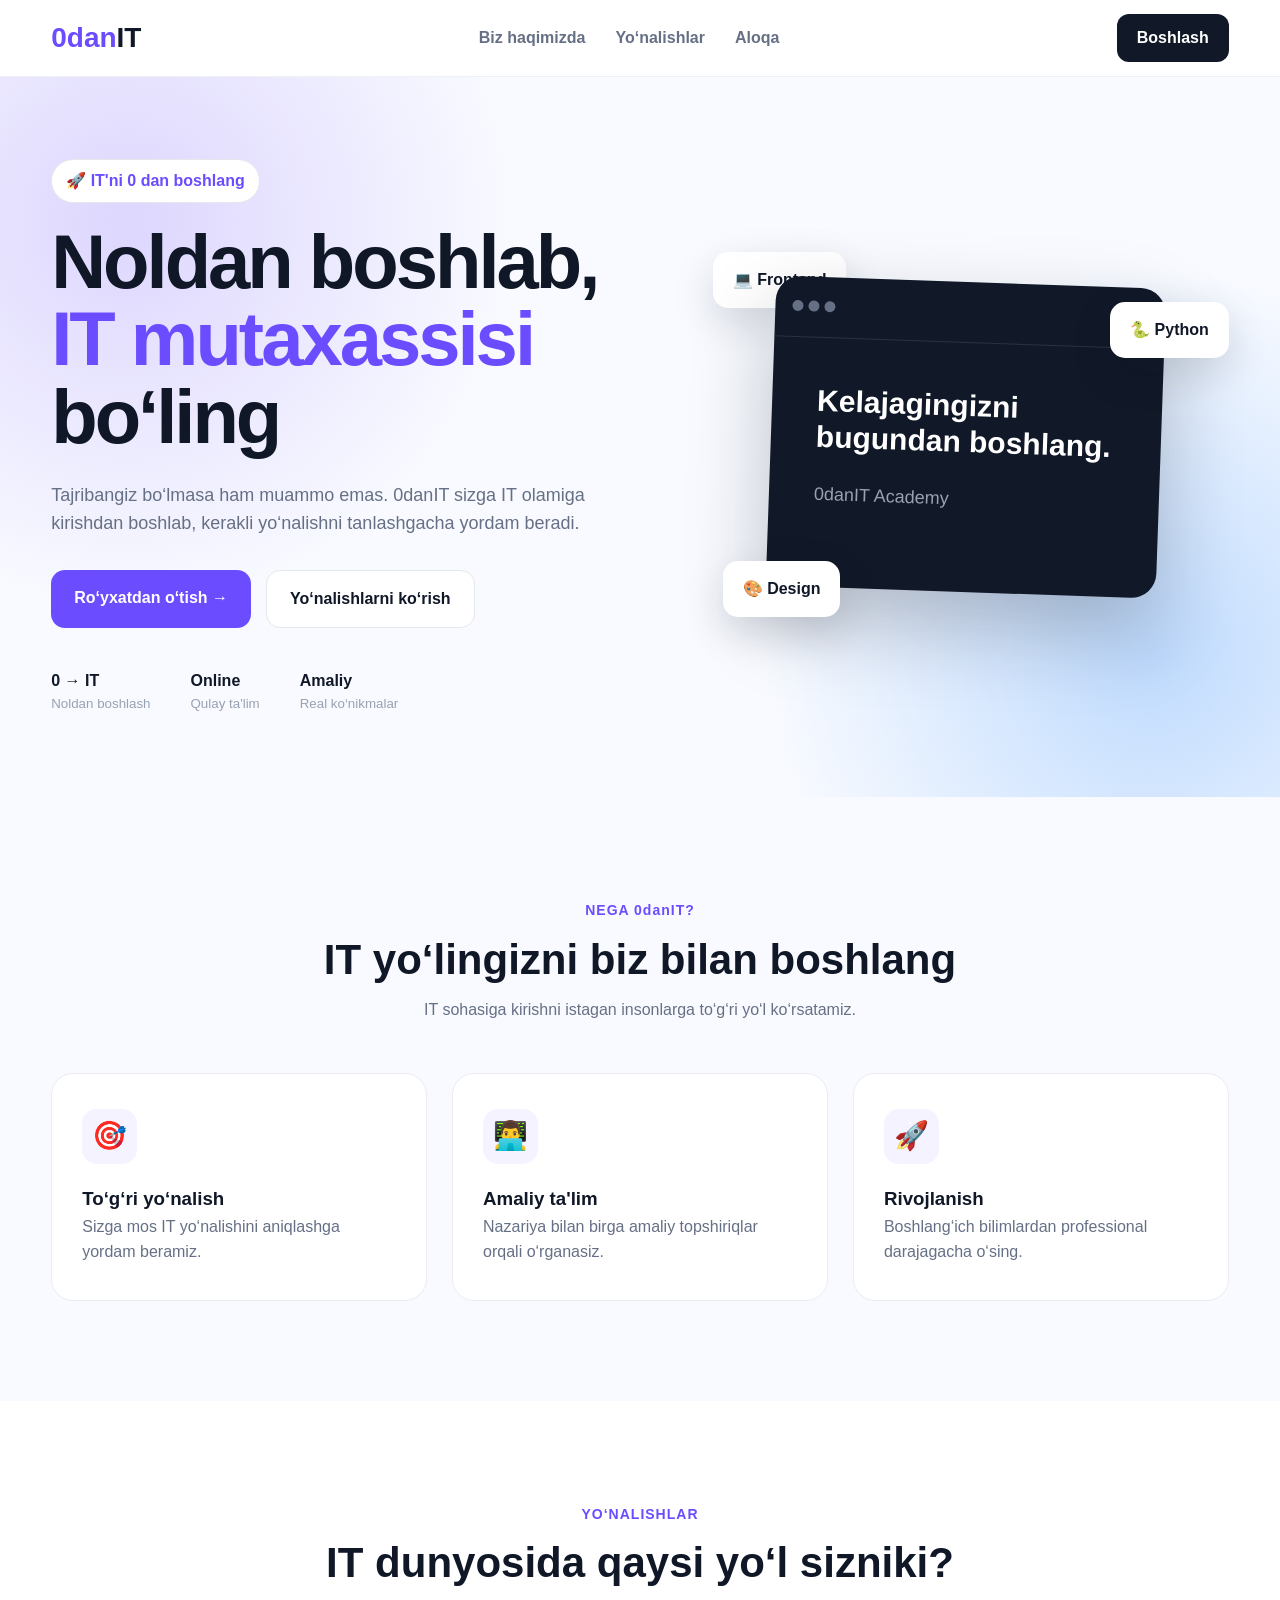
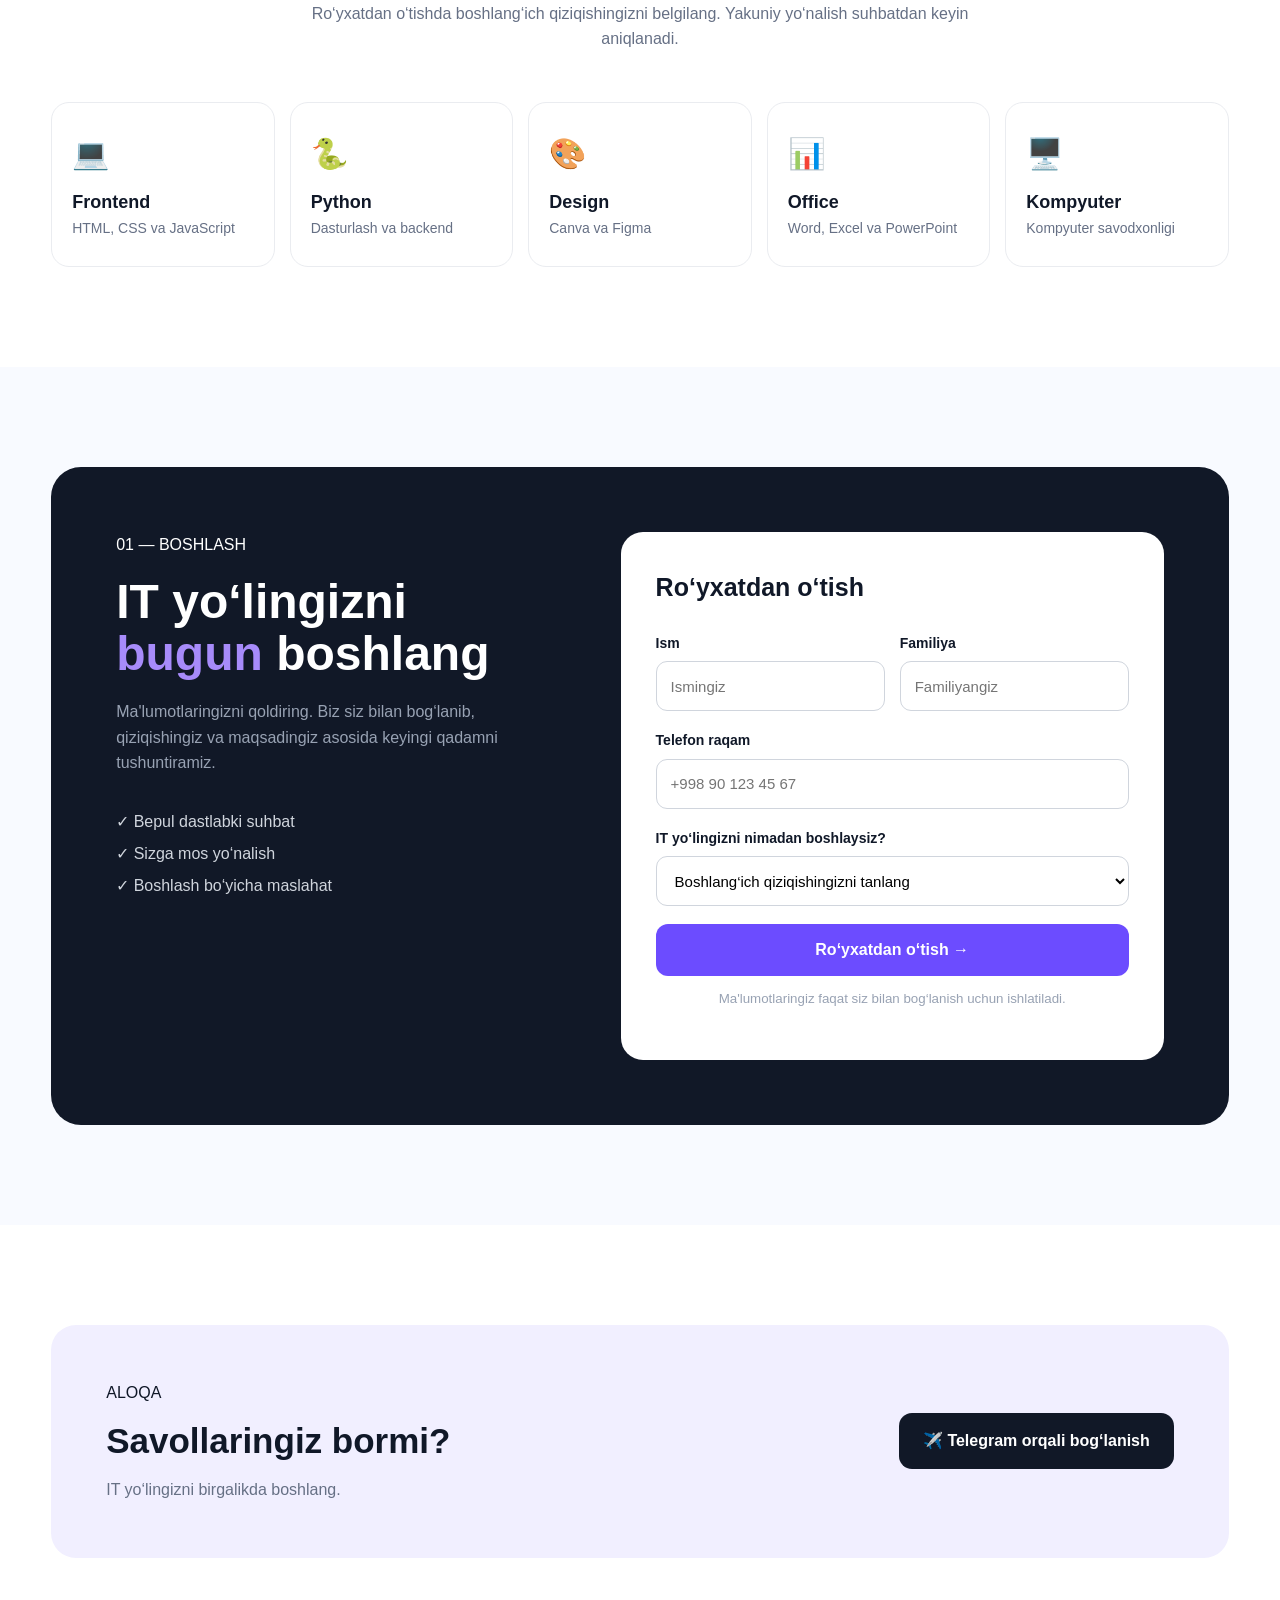
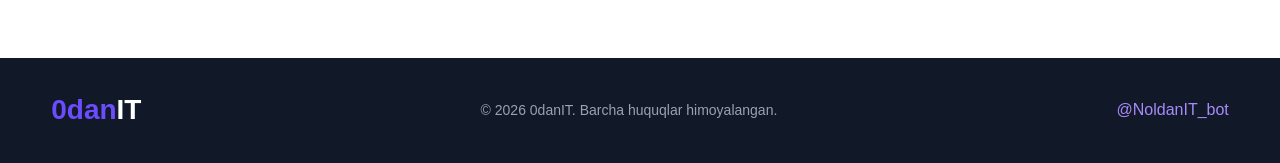
<file: index.html>
<!DOCTYPE html>
<html lang="uz">
<head>
  <meta charset="UTF-8">
  <meta name="viewport" content="width=device-width, initial-scale=1.0">
  <title>0danIT — Noldan IT mutaxassisigacha</title>
  <link rel="stylesheet" href="css/style.css">
</head>
<body>
  <header>
    <div class="container nav">
      <a class="logo" href="#"><span>0dan</span>IT</a>
      <nav>
        <a href="#about">Biz haqimizda</a>
        <a href="#courses">Yo‘nalishlar</a>
        <a href="#contact">Aloqa</a>
      </nav>
      <a class="nav-btn" href="#register">Boshlash</a>
    </div>
  </header>

  <main>
    <!-- HERO -->
    <section class="hero">
      <div class="container hero-grid">
        <div>
          <div class="badge">🚀 IT'ni 0 dan boshlang</div>
          <h1>Noldan boshlab, <span>IT mutaxassisi</span> bo‘ling</h1>
          <p>Tajribangiz bo‘lmasa ham muammo emas. 0danIT sizga IT olamiga kirishdan boshlab, kerakli yo‘nalishni tanlashgacha yordam beradi.</p>
          <div class="buttons">
            <a class="primary" href="#register">Ro‘yxatdan o‘tish →</a>
            <a class="secondary" href="#courses">Yo‘nalishlarni ko‘rish</a>
          </div>
          <div class="stats">
            <div>
              <b>0 → IT</b>
              <small>Noldan boshlash</small>
            </div>
            <div>
              <b>Online</b>
              <small>Qulay ta'lim</small>
            </div>
            <div>
              <b>Amaliy</b>
              <small>Real ko‘nikmalar</small>
            </div>
          </div>
        </div>

        <div class="visual">
          <div class="float one">💻 Frontend</div>
          <div class="code">
            <div class="dots"><i></i><i></i><i></i></div>
            <div class="codein">
              <p><hello></p>
              <h2>Kelajagingizni</h2>
              <h2>bugundan boshlang.</h2>
              <p>0danIT Academy</p>
            </div>
          </div>
          <div class="float two">🐍 Python</div>
          <div class="float three">🎨 Design</div>
        </div>
      </div>
    </section>

    <!-- ABOUT -->
    <section class="section" id="about">
      <div class="container">
        <div class="heading">
          <span>NEGA 0danIT?</span>
          <h2>IT yo‘lingizni biz bilan boshlang</h2>
          <p>IT sohasiga kirishni istagan insonlarga to‘g‘ri yo‘l ko‘rsatamiz.</p>
        </div>
        <div class="features">
          <article>
            <div>🎯</div>
            <h3>To‘g‘ri yo‘nalish</h3>
            <p>Sizga mos IT yo‘nalishini aniqlashga yordam beramiz.</p>
          </article>
          <article>
            <div>👨‍💻</div>
            <h3>Amaliy ta'lim</h3>
            <p>Nazariya bilan birga amaliy topshiriqlar orqali o‘rganasiz.</p>
          </article>
          <article>
            <div>🚀</div>
            <h3>Rivojlanish</h3>
            <p>Boshlang‘ich bilimlardan professional darajagacha o‘sing.</p>
          </article>
        </div>
      </div>
    </section>

    <!-- COURSES -->
    <section class="section courses" id="courses">
      <div class="container">
        <div class="heading">
          <span>YO‘NALISHLAR</span>
          <h2>IT dunyosida qaysi yo‘l sizniki?</h2>
          <p>Ro‘yxatdan o‘tishda boshlang‘ich qiziqishingizni belgilang. Yakuniy yo‘nalish suhbatdan keyin aniqlanadi.</p>
        </div>
        <div class="course-grid">
          <article>💻<h3>Frontend</h3><p>HTML, CSS va JavaScript</p></article>
          <article>🐍<h3>Python</h3><p>Dasturlash va backend</p></article>
          <article>🎨<h3>Design</h3><p>Canva va Figma</p></article>
          <article>📊<h3>Office</h3><p>Word, Excel va PowerPoint</p></article>
          <article>🖥️<h3>Kompyuter</h3><p>Kompyuter savodxonligi</p></article>
        </div>
      </div>
    </section>

    <!-- REGISTER -->
    <section class="section register" id="register">
      <div class="container register-box">
        <div class="info">
          <span>01 — BOSHLASH</span>
          <h2>IT yo‘lingizni <em>bugun</em> boshlang</h2>
          <p>Ma'lumotlaringizni qoldiring. Biz siz bilan bog‘lanib, qiziqishingiz va maqsadingiz asosida keyingi qadamni tushuntiramiz.</p>
          <div class="points">
            ✓ Bepul dastlabki suhbat<br>
            ✓ Sizga mos yo‘nalish<br>
            ✓ Boshlash bo‘yicha maslahat
          </div>
        </div>

        <form id="registrationForm">
          <h3>Ro‘yxatdan o‘tish</h3>
          <div class="row">
            <label>
              Ism
              <input id="firstName" required placeholder="Ismingiz">
            </label>
            <label>
              Familiya
              <input id="lastName" required placeholder="Familiyangiz">
            </label>
          </div>
          <label>
            Telefon raqam
            <input id="phone" type="tel" required placeholder="+998 90 123 45 67">
          </label>
          <label>
            IT yo‘lingizni nimadan boshlaysiz?
            <select id="interest" required>
              <option value="">Boshlang‘ich qiziqishingizni tanlang</option>
              <option value="computer">🖥️ Kompyuterni o‘rganish</option>
              <option value="office">📊 Word, Excel, PowerPoint</option>
              <option value="design">🎨 Canva va Figma</option>
              <option value="frontend">💻 Web dasturlash</option>
              <option value="python">🐍 Python dasturlash</option>
              <option value="unknown">🤔 Hali bilmayman, maslahat kerak</option>
            </select>
          </label>
          <button type="submit">Ro‘yxatdan o‘tish →</button>
          <small>Ma'lumotlaringiz faqat siz bilan bog‘lanish uchun ishlatiladi.</small>
          <div id="formMessage"></div>
        </form>
      </div>
    </section>

    <!-- CONTACT -->
    <section class="section contact" id="contact">
      <div class="container contact-box">
        <div>
          <span>ALOQA</span>
          <h2>Savollaringiz bormi?</h2>
          <p>IT yo‘lingizni birgalikda boshlang.</p>
        </div>
        <a href="https://t.me/NoldanIT_bot" target="_blank" rel="noopener">✈️ Telegram orqali bog‘lanish</a>
      </div>
    </section>
  </main>

  <footer>
    <div class="container foot">
      <strong><span>0dan</span>IT</strong>
      <p>© 2026 0danIT. Barcha huquqlar himoyalangan.</p>
      <a href="https://t.me/NoldanIT_bot" target="_blank" rel="noopener">@NoldanIT_bot</a>
    </div>
  </footer>

  <script src="js/script.js"></script>
</body>
</html>
</file>
<file: css/style.css>
* {
  box-sizing: border-box;
  margin: 0;
  padding: 0;
}

html {
  scroll-behavior: smooth;
}

body {
  font-family: Arial, sans-serif;
  color: #101828;
  background: #f8faff;
  line-height: 1.6;
}

a {
  text-decoration: none;
  color: inherit;
}

.container {
  width: min(1180px, 92%);
  margin: auto;
}

.section {
  padding: 100px 0;
}

/* ===== HEADER ===== */
header {
  position: sticky;
  top: 0;
  z-index: 10;
  background: #ffffffef;
  backdrop-filter: blur(15px);
  border-bottom: 1px solid #edf0f5;
}

.nav {
  height: 76px;
  display: flex;
  align-items: center;
  justify-content: space-between;
}

.logo,
.foot strong {
  font-size: 28px;
  font-weight: 900;
}

.logo span,
.foot span {
  color: #6c4cff;
}

nav {
  display: flex;
  gap: 30px;
}

nav a {
  font-weight: 600;
  color: #667085;
}

.nav-btn {
  background: #111827;
  color: white;
  padding: 11px 20px;
  border-radius: 12px;
  font-weight: 700;
}

/* ===== HERO ===== */
.hero {
  min-height: 720px;
  display: flex;
  align-items: center;
  background:
    radial-gradient(circle at 10% 20%, #ddd6fe, transparent 30%),
    radial-gradient(circle at 90% 80%, #bfdbfe, transparent 30%);
}

.hero-grid {
  display: grid;
  grid-template-columns: 1.05fr 0.95fr;
  gap: 70px;
  align-items: center;
}

.badge {
  display: inline-block;
  padding: 8px 14px;
  border-radius: 30px;
  background: white;
  border: 1px solid #e5e7eb;
  color: #6c4cff;
  font-weight: 700;
  margin-bottom: 20px;
}

.hero h1 {
  font-size: clamp(48px, 6vw, 76px);
  line-height: 1.02;
  letter-spacing: -3px;
  margin-bottom: 25px;
}

.hero h1 span {
  color: #6c4cff;
}

.hero p {
  color: #667085;
  font-size: 18px;
}

.buttons {
  display: flex;
  gap: 15px;
  flex-wrap: wrap;
  margin: 32px 0;
}

.primary,
.secondary {
  padding: 15px 23px;
  border-radius: 14px;
  font-weight: 800;
}

.primary {
  background: #6c4cff;
  color: #fff;
}

.secondary {
  background: #fff;
  border: 1px solid #e4e7ec;
}

.stats {
  display: flex;
  gap: 40px;
  margin-top: 40px;
}

.stats div {
  display: flex;
  flex-direction: column;
}

.stats small {
  color: #98a2b3;
}

.visual {
  height: 450px;
  position: relative;
  display: flex;
  align-items: center;
  justify-content: center;
}

.code {
  width: 390px;
  min-height: 310px;
  background: #111827;
  border-radius: 25px;
  box-shadow: 0 35px 80px #10182840;
  transform: rotate(2deg);
  overflow: hidden;
}

.dots {
  padding: 17px;
  border-bottom: 1px solid #293244;
}

.dots i {
  display: inline-block;
  width: 11px;
  height: 11px;
  border-radius: 50%;
  background: #667085;
  margin-right: 5px;
}

.codein {
  padding: 45px;
  color: #a78bfa;
}

.codein h2 {
  color: #fff;
  font-size: 30px;
  line-height: 1.2;
}

.codein p:last-child {
  margin-top: 25px;
  color: #98a2b3;
}

.float {
  position: absolute;
  padding: 15px 20px;
  background: white;
  border-radius: 15px;
  box-shadow: 0 15px 40px #10182826;
  font-weight: 800;
}

.one {
  top: 40px;
  left: 10px;
}

.two {
  right: 0;
  top: 90px;
}

.three {
  bottom: 45px;
  left: 20px;
}

/* ===== HEADING ===== */
.heading {
  max-width: 700px;
  text-align: center;
  margin: 0 auto 50px;
}

.heading span {
  color: #6c4cff;
  font-weight: 800;
  font-size: 14px;
  letter-spacing: 1px;
}

.heading h2 {
  font-size: 42px;
  margin: 12px 0;
  line-height: 1.2;
}

.heading p {
  color: #667085;
}

/* ===== FEATURES ===== */
.features {
  display: grid;
  grid-template-columns: repeat(3, 1fr);
  gap: 25px;
}

.features article {
  background: white;
  padding: 35px 30px;
  border-radius: 22px;
  border: 1px solid #eaecf0;
}

.features article > div {
  width: 55px;
  height: 55px;
  display: grid;
  place-items: center;
  border-radius: 15px;
  margin-bottom: 20px;
  font-size: 28px;
  background: #f4f3ff;
}

.features p,
.course-grid p,
.contact-box p {
  color: #667085;
}

/* ===== COURSES ===== */
.courses {
  background: white;
}

.course-grid {
  display: grid;
  grid-template-columns: repeat(5, 1fr);
  gap: 15px;
}

.course-grid article {
  padding: 27px 20px;
  border: 1px solid #eaecf0;
  border-radius: 18px;
  font-size: 30px;
}

.course-grid h3 {
  font-size: 18px;
  margin-top: 10px;
}

.course-grid p {
  font-size: 14px;
}

/* ===== REGISTER ===== */
.register-box {
  display: grid;
  grid-template-columns: 0.9fr 1.1fr;
  gap: 60px;
  padding: 65px;
  background: #111827;
  color: white;
  border-radius: 30px;
}

.info h2 {
  font-size: 48px;
  line-height: 1.1;
  margin: 18px 0;
}

.info em {
  color: #a78bfa;
  font-style: normal;
}

.info > p {
  color: #98a2b3;
  max-width: 500px;
}

.points {
  margin-top: 30px;
  color: #d0d5dd;
  line-height: 2;
}

form {
  padding: 35px;
  background: #fff;
  color: #101828;
  border-radius: 22px;
}

form h3 {
  font-size: 25px;
  margin-bottom: 25px;
}

.row {
  display: grid;
  grid-template-columns: 1fr 1fr;
  gap: 15px;
}

label {
  display: block;
  font-size: 14px;
  font-weight: 700;
  margin-bottom: 18px;
}

input,
select {
  width: 100%;
  height: 50px;
  margin-top: 7px;
  padding: 0 14px;
  border: 1px solid #d0d5dd;
  border-radius: 11px;
  outline: none;
  background: #fff;
  font-size: 15px;
}

button {
  width: 100%;
  height: 52px;
  border: 0;
  border-radius: 12px;
  background: #6c4cff;
  color: #fff;
  font-size: 16px;
  font-weight: 800;
  cursor: pointer;
}

form small {
  display: block;
  text-align: center;
  color: #98a2b3;
  margin-top: 12px;
}

#formMessage {
  text-align: center;
  margin-top: 15px;
  font-weight: 700;
}

/* ===== CONTACT ===== */
.contact {
  background: #fff;
}

.contact-box {
  padding: 55px;
  border-radius: 25px;
  background: #f1efff;
  display: flex;
  justify-content: space-between;
  align-items: center;
  gap: 30px;
}

.contact-box h2 {
  font-size: 35px;
  margin: 8px 0;
}

.contact-box > a {
  background: #111827;
  color: white;
  padding: 15px 24px;
  border-radius: 13px;
  font-weight: 800;
}

/* ===== FOOTER ===== */
footer {
  background: #111827;
  color: white;
  padding: 30px 0;
}

.foot {
  display: flex;
  justify-content: space-between;
  align-items: center;
  gap: 20px;
}

.foot p {
  color: #98a2b3;
  font-size: 14px;
}

.foot a {
  color: #a78bfa;
}

/* ===== RESPONSIVE ===== */
@media (max-width: 950px) {
  nav {
    display: none;
  }

  .hero-grid,
  .register-box {
    grid-template-columns: 1fr;
  }

  .features {
    grid-template-columns: 1fr;
  }

  .course-grid {
    grid-template-columns: repeat(2, 1fr);
  }
}

@media (max-width: 600px) {
  .section {
    padding: 70px 0;
  }

  .nav-btn {
    display: none;
  }

  .hero h1 {
    font-size: 45px;
  }

  .stats {
    gap: 20px;
    flex-wrap: wrap;
  }

  .visual {
    min-height: 400px;
  }

  .code {
    width: 90%;
  }

  .float {
    font-size: 13px;
    padding: 10px;
  }

  .course-grid {
    grid-template-columns: 1fr;
  }

  .register-box {
    padding: 22px;
  }

  .info h2 {
    font-size: 36px;
  }

  form {
    padding: 22px;
  }

  .row {
    grid-template-columns: 1fr;
  }

  .contact-box,
  .foot {
    flex-direction: column;
    align-items: flex-start;
  }

  .contact-box {
    padding: 30px;
  }
}
</file>
